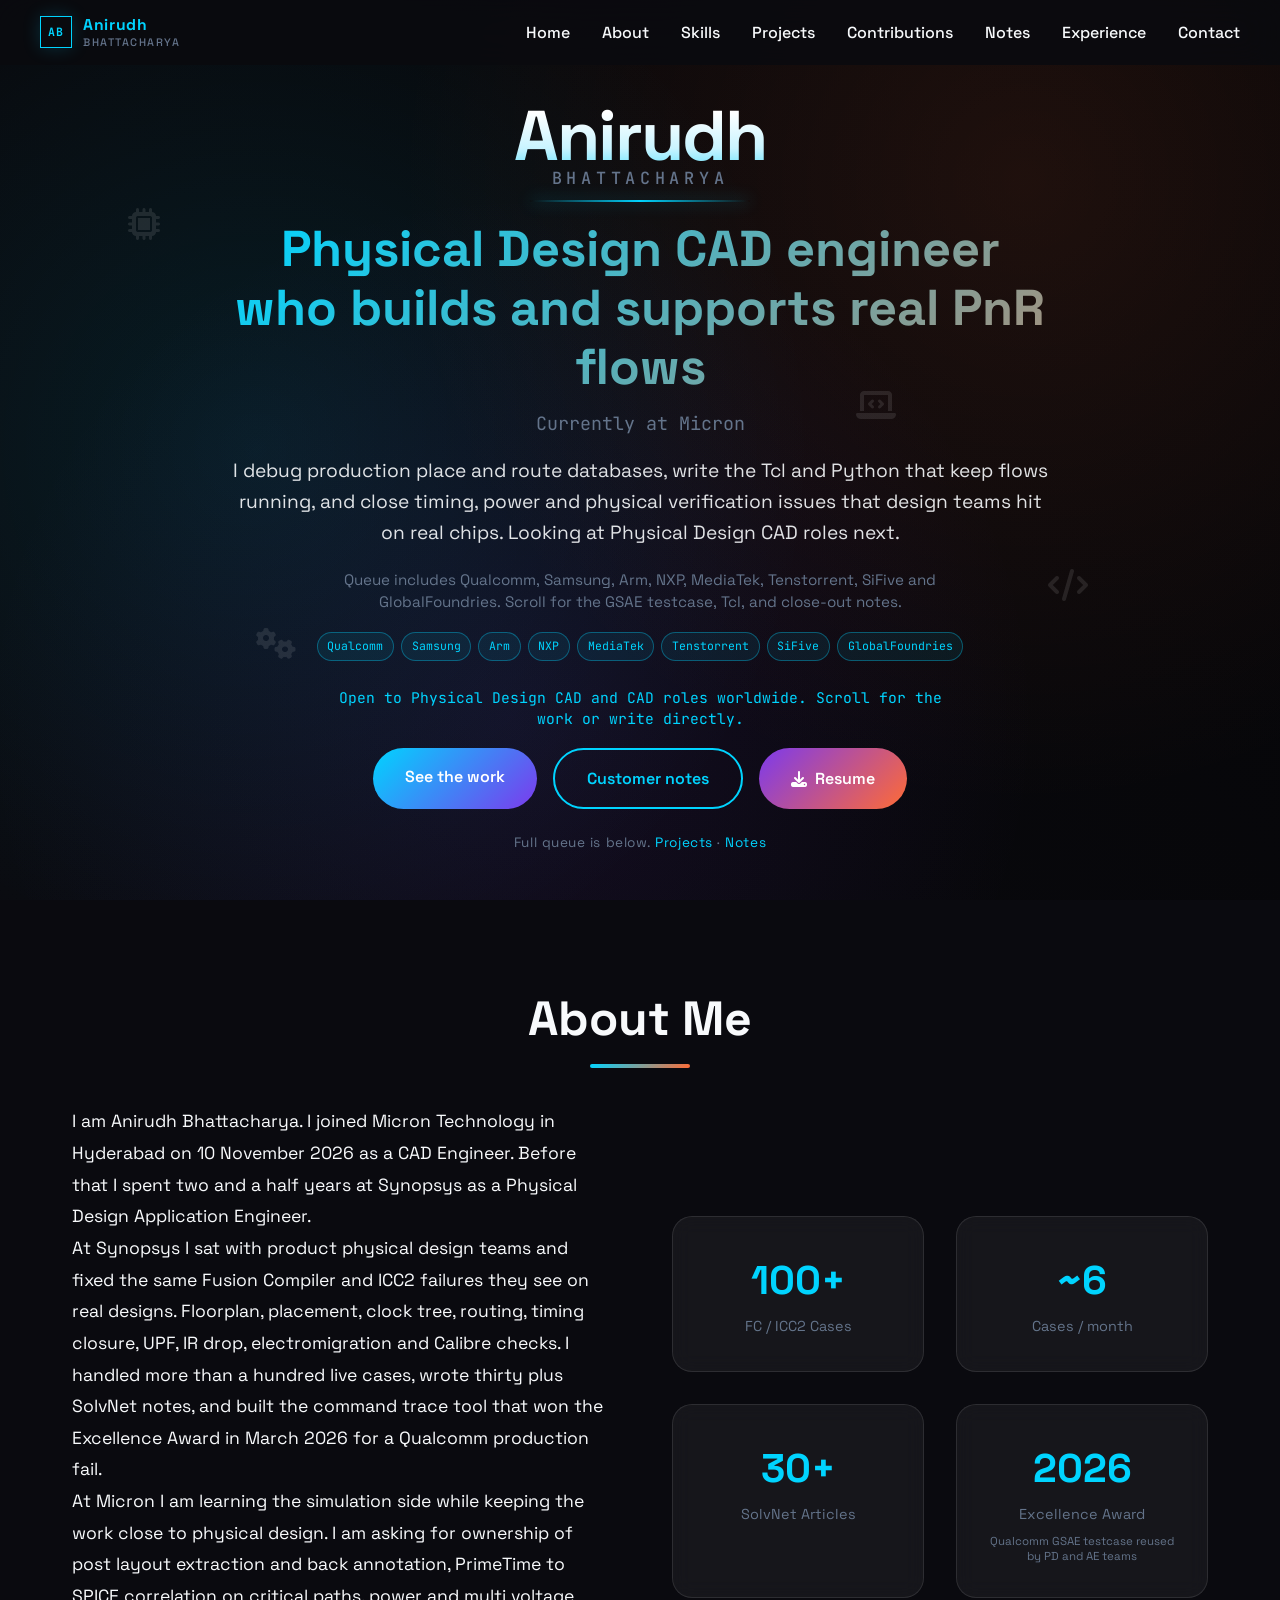
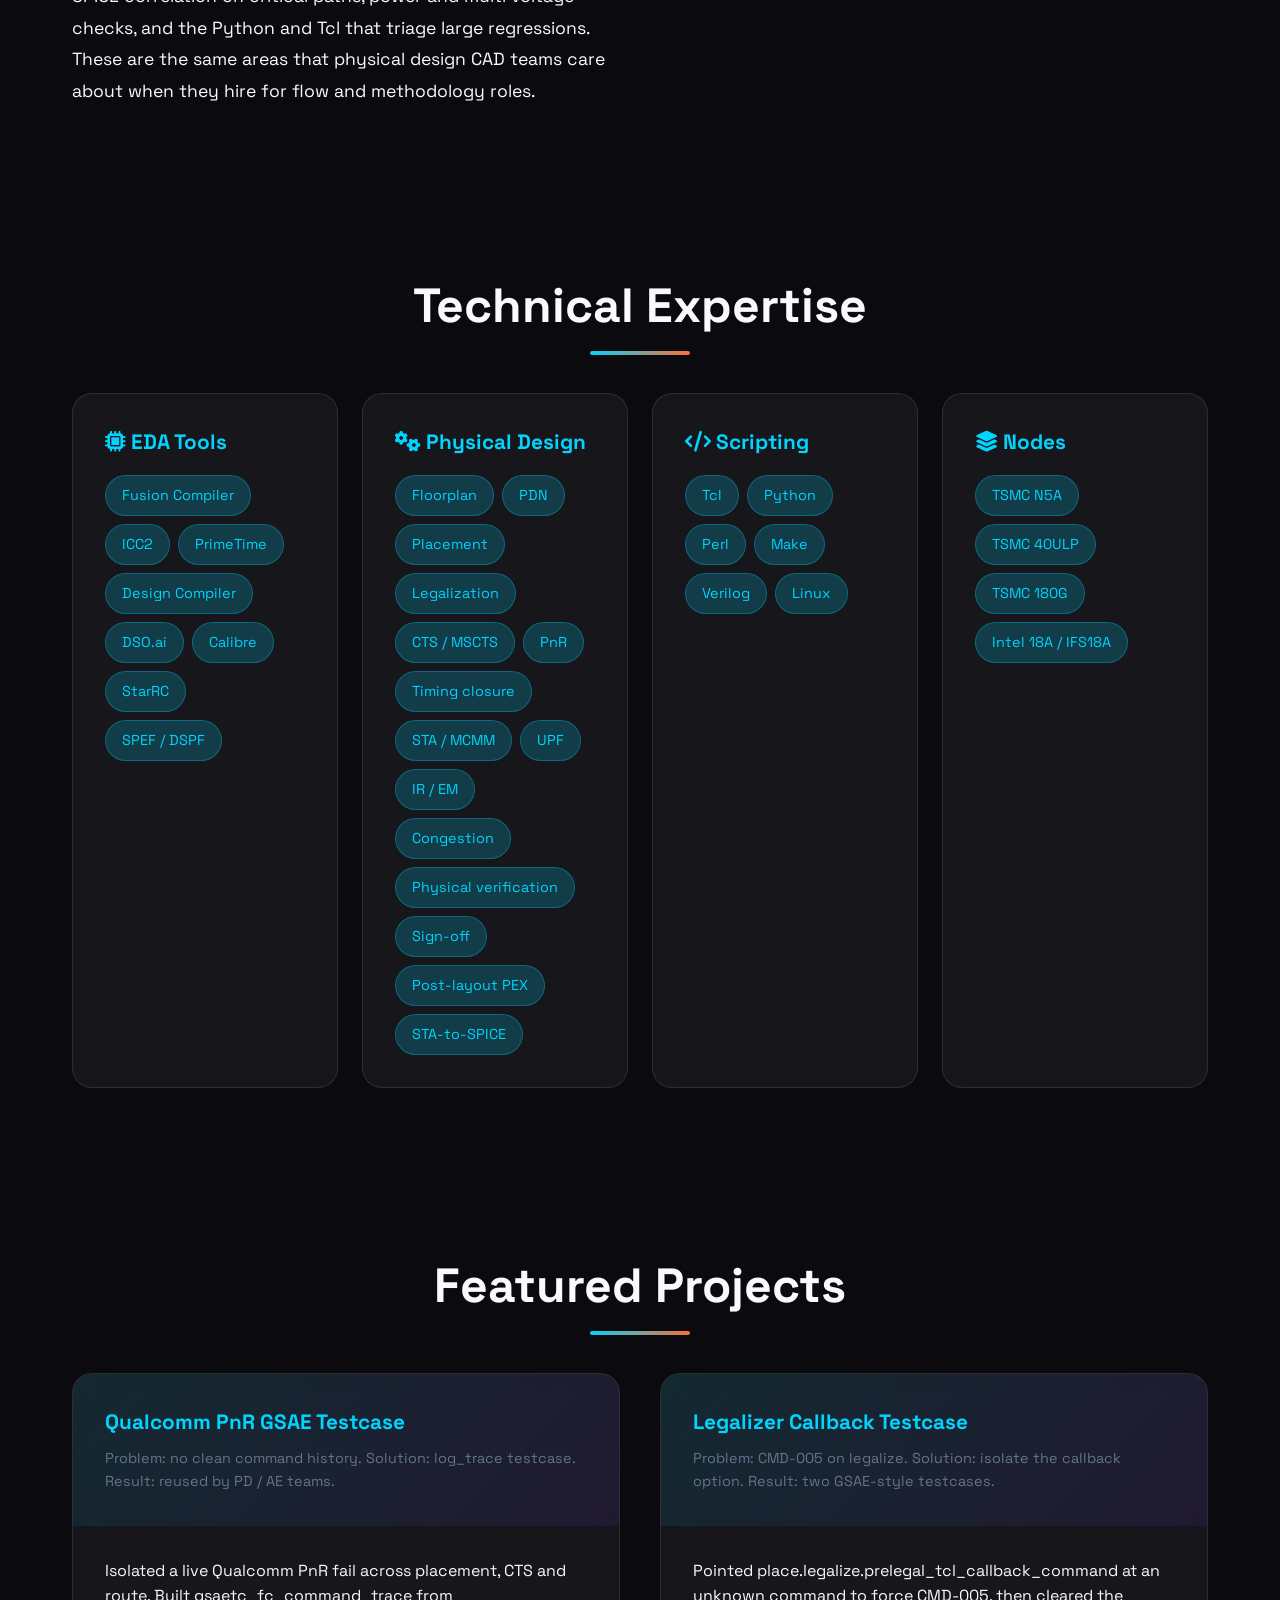
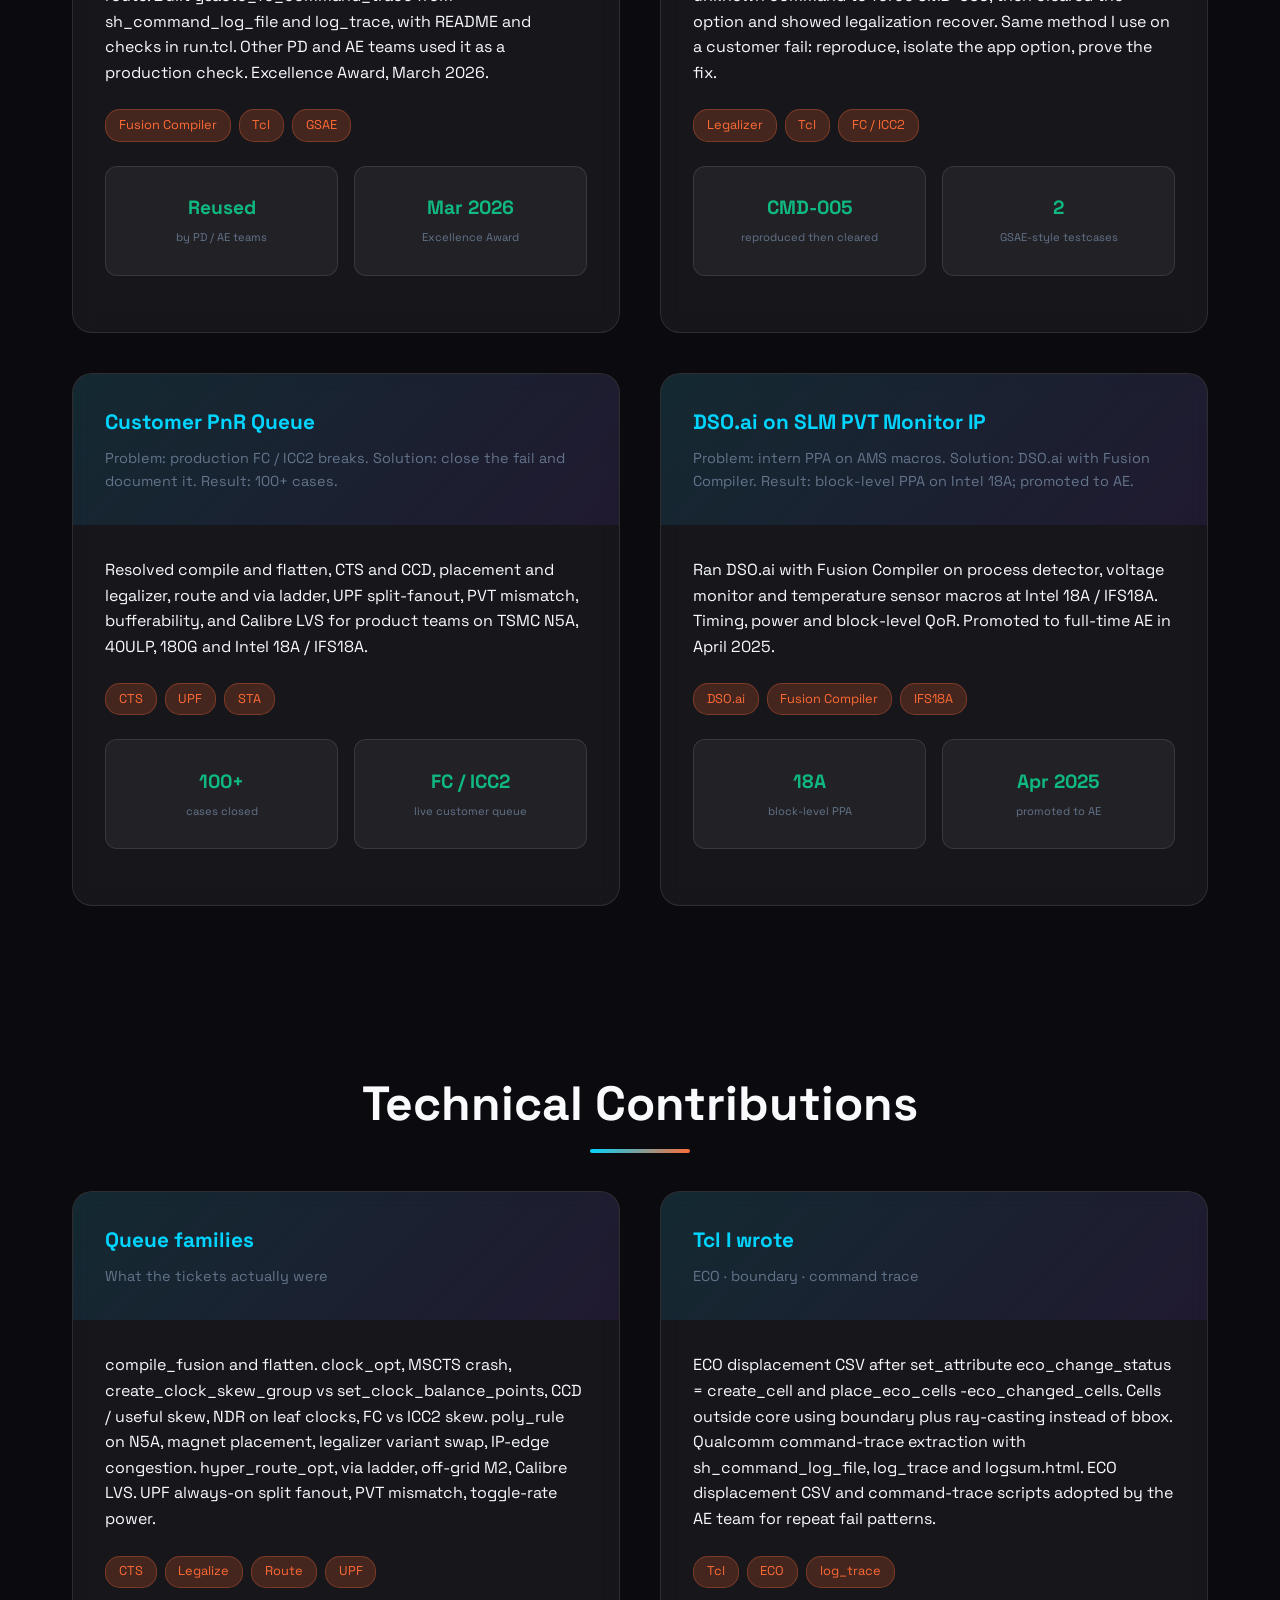
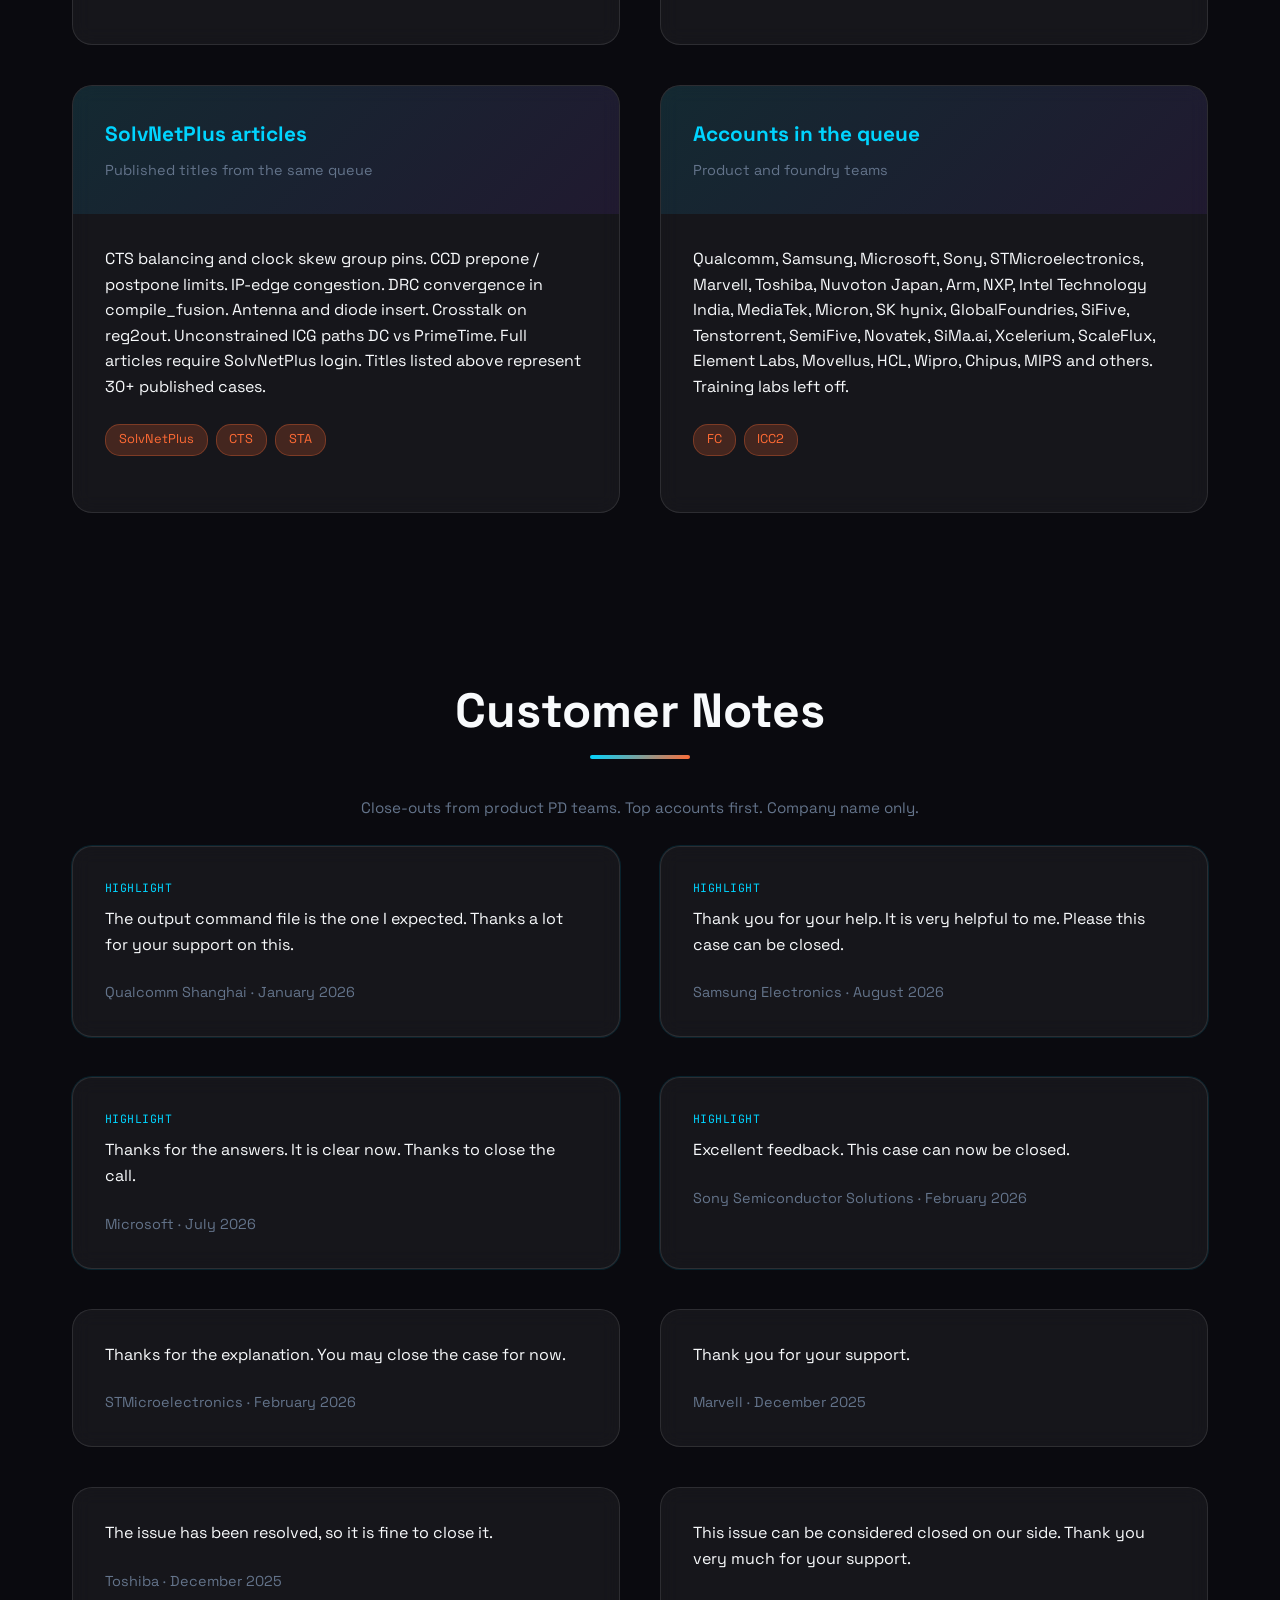
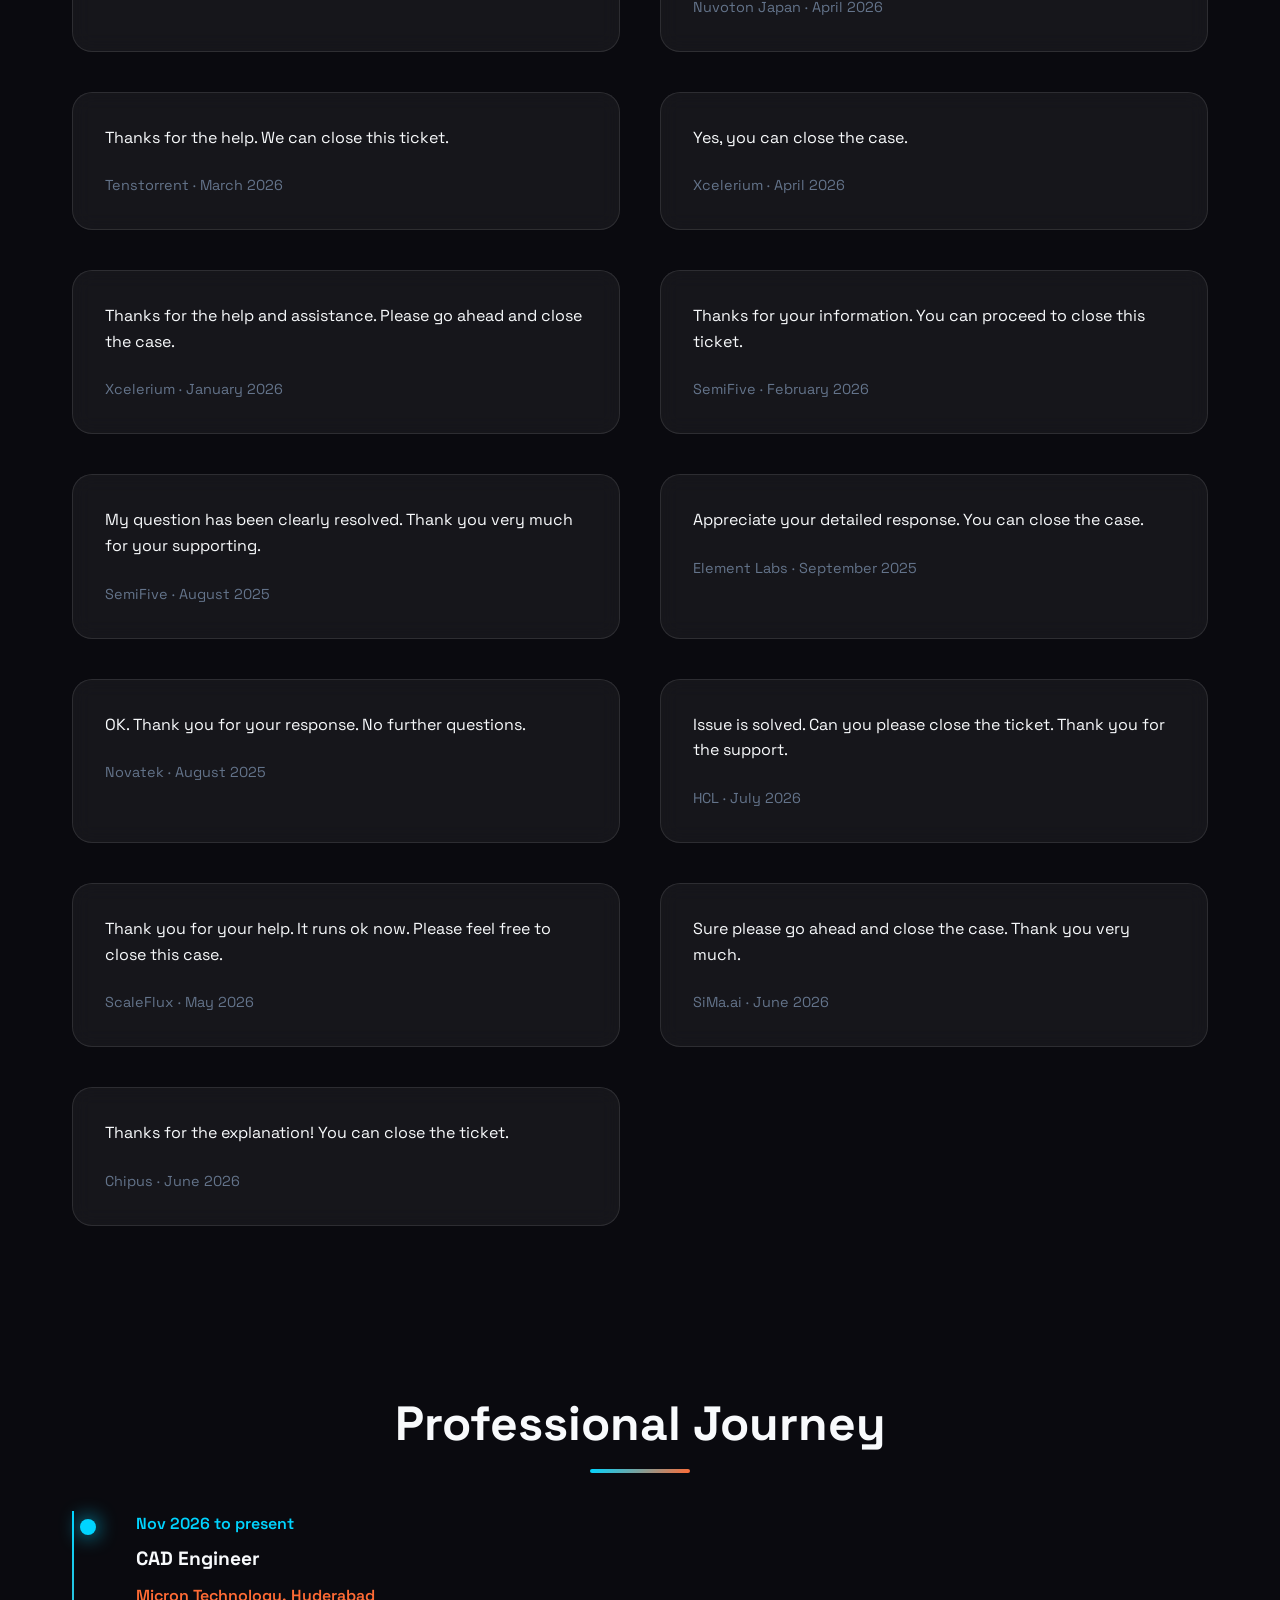
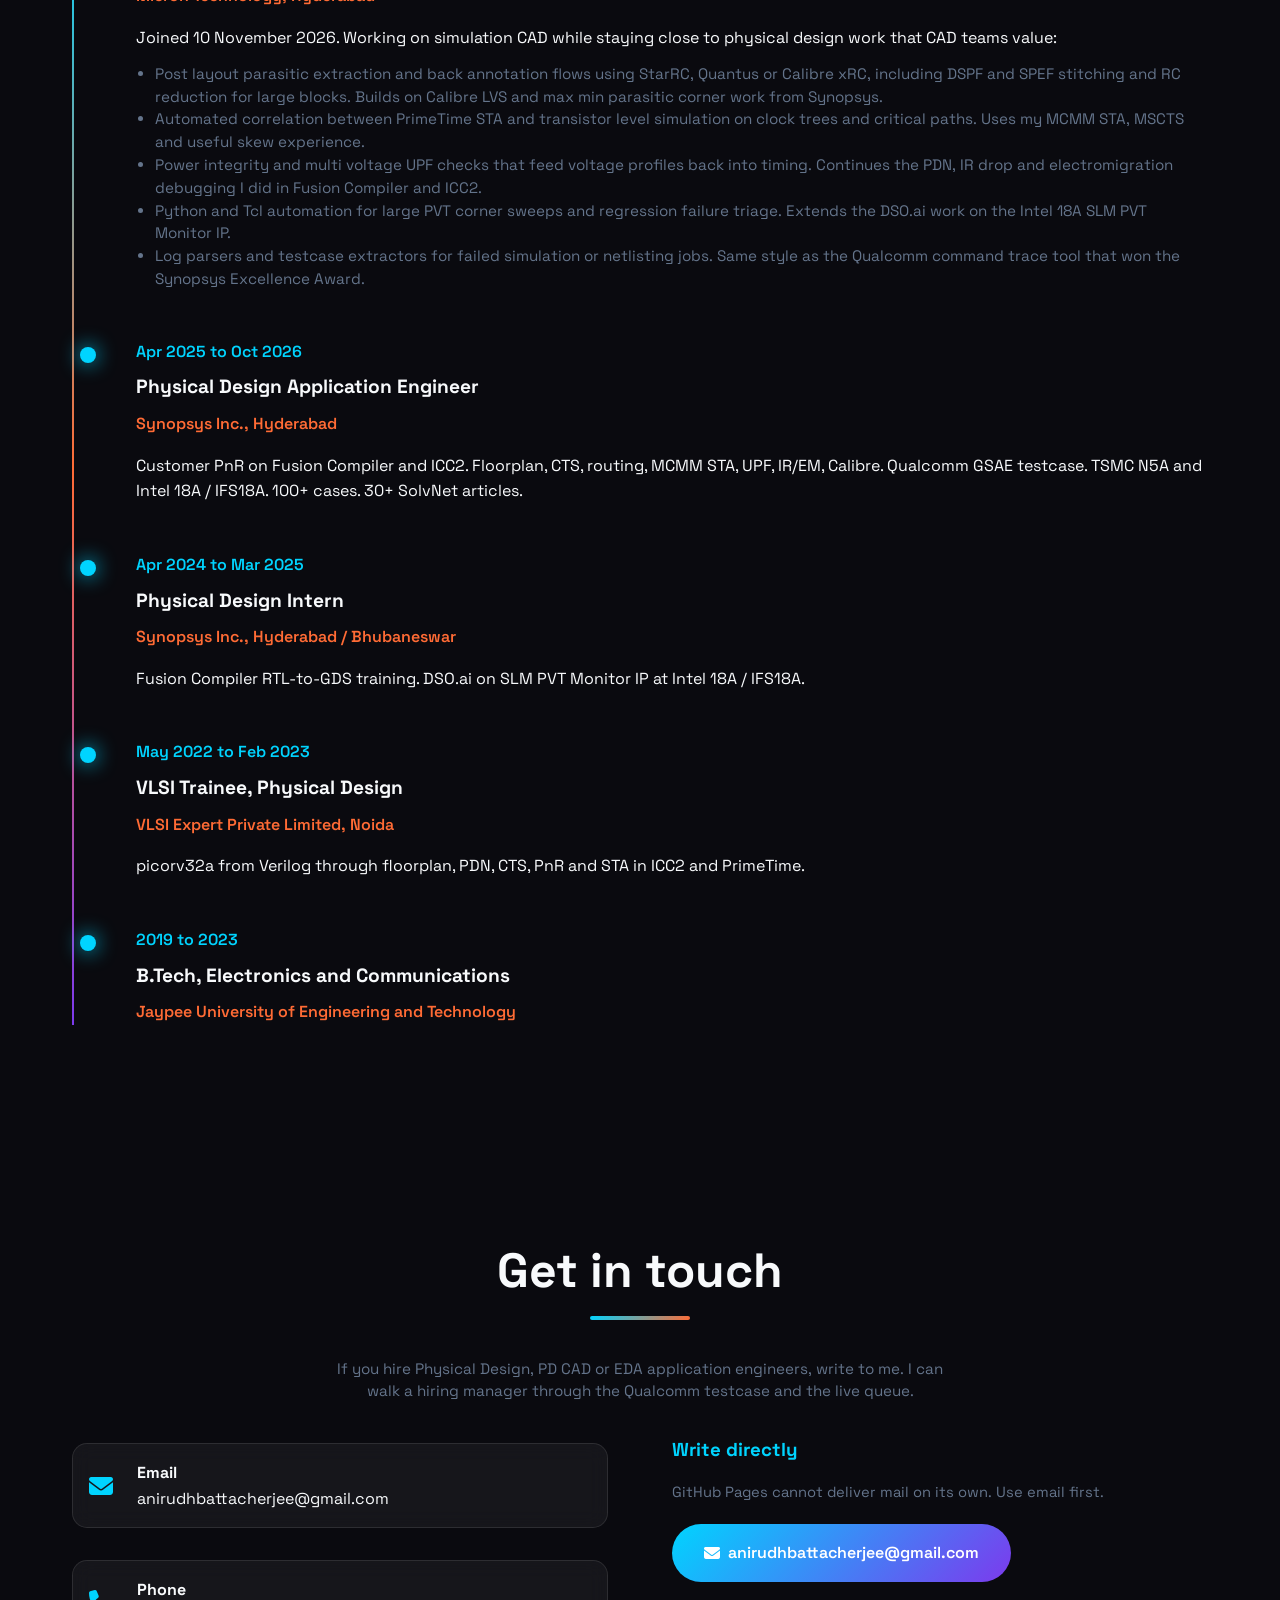
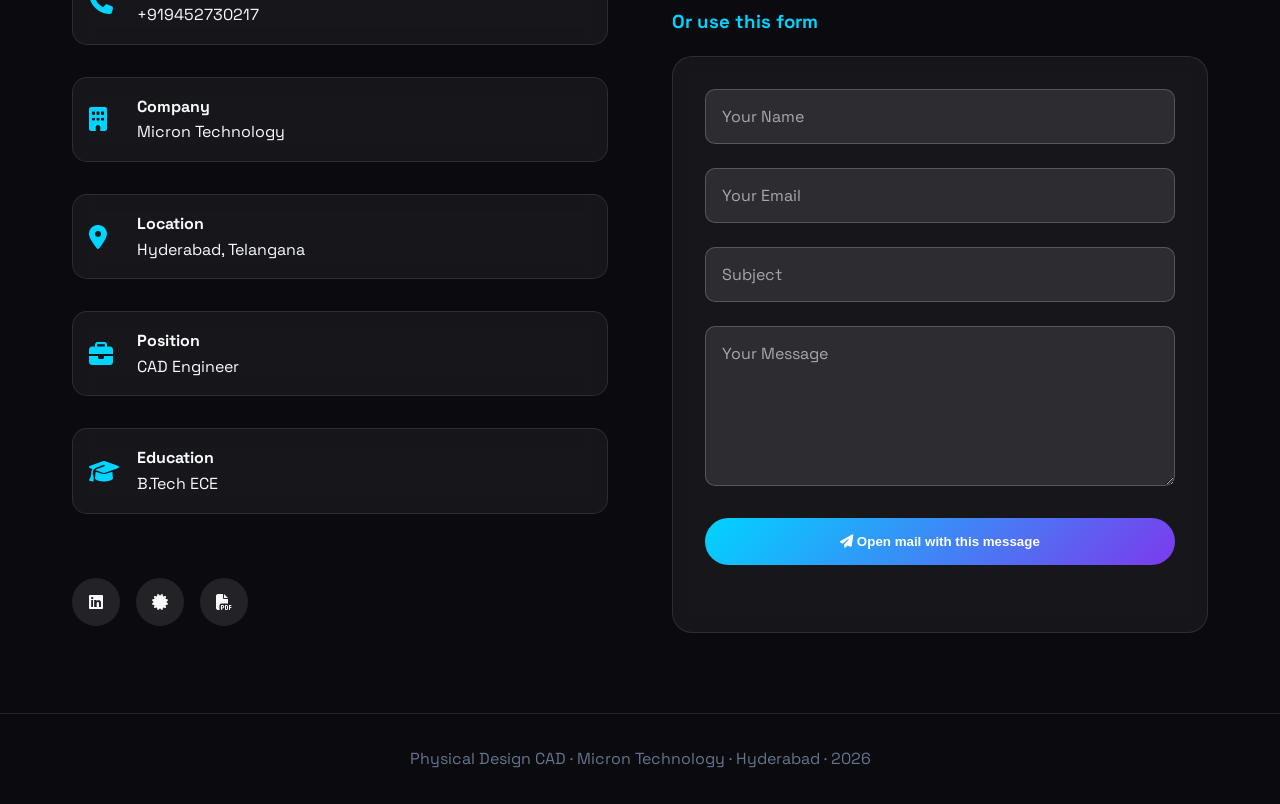
<file: index.html>
<!DOCTYPE html>
<html lang="en">
<head>
    <meta charset="UTF-8">
    <meta name="viewport" content="width=device-width, initial-scale=1.0">
    <title>Physical Design CAD | Anirudh Bhattacharya</title>
    <link href="https://fonts.googleapis.com/css2?family=JetBrains+Mono:wght@300;400;600;700&family=Space+Grotesk:wght@300;400;500;600;700&display=swap" rel="stylesheet">
    <link rel="stylesheet" href="https://cdnjs.cloudflare.com/ajax/libs/font-awesome/6.4.0/css/all.min.css">
    <style>

        :root {
            --primary: #00d4ff;
            --secondary: #ff6b35;
            --accent: #7c3aed;
            --dark: #0a0a0f;
            --darker: #050507;
            --light: #f8fafc;
            --gray: #64748b;
            --success: #10b981;
            --warning: #f59e0b;
        }

        * {
            margin: 0;
            padding: 0;
            box-sizing: border-box;
        }

        body {
            font-family: 'Space Grotesk', sans-serif;
            background: var(--dark);
            color: var(--light);
            overflow-x: hidden;
            line-height: 1.6;
        }

        /* Animated Background */
        .bg-animation {
            position: fixed;
            top: 0;
            left: 0;
            width: 100%;
            height: 100%;
            z-index: -1;
            background: linear-gradient(45deg, var(--dark), var(--darker));
        }

        .bg-animation::before {
            content: '';
            position: absolute;
            top: 0;
            left: 0;
            width: 100%;
            height: 100%;
            background-image: 
                radial-gradient(circle at 20% 50%, rgba(0, 212, 255, 0.1) 0%, transparent 50%),
                radial-gradient(circle at 80% 20%, rgba(255, 107, 53, 0.1) 0%, transparent 50%),
                radial-gradient(circle at 40% 80%, rgba(124, 58, 237, 0.1) 0%, transparent 50%);
            animation: float 20s ease-in-out infinite;
        }

        @keyframes float {
            0%, 100% { transform: translateY(0px) rotate(0deg); }
            33% { transform: translateY(-20px) rotate(1deg); }
            66% { transform: translateY(10px) rotate(-1deg); }
        }

        /* Navigation */
        nav {
            position: fixed;
            top: 0;
            width: 100%;
            padding: 1rem 2rem;
            background: rgba(10, 10, 15, 0.9);
            backdrop-filter: blur(20px);
            z-index: 1000;
            transition: all 0.3s ease;
        }

        nav.scrolled {
            background: rgba(10, 10, 15, 0.95);
            box-shadow: 0 4px 20px rgba(0, 0, 0, 0.3);
        }

        .nav-container {
            display: flex;
            justify-content: space-between;
            align-items: center;
            max-width: 1200px;
            margin: 0 auto;
        }

        .logo {
            display: inline-flex;
            align-items: center;
            gap: 0.7rem;
            font-family: 'JetBrains Mono', monospace;
            font-size: clamp(0.78rem, 2.4vw, 0.92rem);
            font-weight: 600;
            color: var(--light);
            text-decoration: none;
            letter-spacing: 0.04em;
            line-height: 1.2;
            max-width: min(78vw, 360px);
        }

        .logo-mark {
            display: inline-flex;
            align-items: center;
            justify-content: center;
            min-width: 2rem;
            height: 2rem;
            padding: 0 0.35rem;
            border: 1px solid var(--primary);
            color: var(--primary);
            font-size: 0.72rem;
            font-weight: 700;
            letter-spacing: 0.12em;
            box-shadow: 0 0 18px rgba(0, 212, 255, 0.18);
        }

        .logo-text {
            display: flex;
            flex-direction: column;
            gap: 0.05rem;
        }

        .logo-text .given {
            color: var(--primary);
            font-family: 'Space Grotesk', sans-serif;
            font-weight: 700;
            letter-spacing: 0.04em;
            font-size: 0.98rem;
            text-transform: none;
        }

        .logo-text .family {
            color: var(--gray);
            font-family: 'Space Grotesk', sans-serif;
            font-size: 0.68rem;
            font-weight: 500;
            letter-spacing: 0.14em;
            text-transform: uppercase;
        }

        .hero-nameplate {
            margin: 0 0 1.05rem;
        }

        .hero-name {
            display: flex;
            flex-direction: column;
            align-items: center;
            gap: 0.12rem;
            margin: 0;
            padding: 0 0.4rem;
            line-height: 0.92;
        }

        .hero-name .given,
        .hero-name .family {
            display: block;
            overflow-wrap: break-word;
            word-break: break-word;
        }

        .hero-name .given {
            font-family: 'Space Grotesk', sans-serif;
            font-size: clamp(2.35rem, 8.2vw, 4.4rem);
            font-weight: 700;
            letter-spacing: -0.03em;
            text-transform: none;
            color: var(--light);
            background: linear-gradient(180deg, #ffffff 12%, #c9f4ff 68%, var(--primary) 140%);
            -webkit-background-clip: text;
            -webkit-text-fill-color: transparent;
            background-clip: text;
        }

        .hero-name .family {
            font-family: 'JetBrains Mono', monospace;
            font-size: clamp(0.82rem, 2.3vw, 1.05rem);
            font-weight: 500;
            letter-spacing: 0.28em;
            text-transform: uppercase;
            color: var(--gray);
        }

        .name-rule {
            display: block;
            width: min(220px, 48vw);
            height: 2px;
            margin: 0.85rem auto 0;
            background: linear-gradient(90deg, transparent, var(--primary), transparent);
            box-shadow: 0 0 16px rgba(0, 212, 255, 0.45);
        }


        .nav-links {
            display: flex;
            list-style: none;
            gap: 2rem;
        }

        .nav-links a {
            color: var(--light);
            text-decoration: none;
            font-weight: 500;
            transition: all 0.3s ease;
            position: relative;
        }

        .nav-links a::after {
            content: '';
            position: absolute;
            bottom: -5px;
            left: 0;
            width: 0;
            height: 2px;
            background: var(--primary);
            transition: width 0.3s ease;
        }

        .nav-links a:hover::after {
            width: 100%;
        }

        /* Hero Section */
        .hero {
            min-height: 100vh;
            display: flex;
            align-items: center;
            justify-content: center;
            text-align: center;
            padding: 6.5rem 1.25rem 3rem;
            position: relative;
        }

        .hero-content {
            max-width: 820px;
            width: 100%;
            z-index: 2;
        }

        .hero-title {
            font-size: clamp(1.55rem, 5.2vw, 3.15rem);
            font-weight: 700;
            line-height: 1.18;
            margin-bottom: 0.85rem;
            padding: 0 0.25rem;
            overflow-wrap: anywhere;
            word-break: break-word;
            background: linear-gradient(135deg, var(--primary), var(--secondary), var(--accent));
            background-size: 300% 300%;
            -webkit-background-clip: text;
            -webkit-text-fill-color: transparent;
            background-clip: text;
            animation: gradientShift 4s ease-in-out infinite;
        }

        @keyframes gradientShift {
            0%, 100% { background-position: 0% 50%; }
            50% { background-position: 100% 50%; }
        }

        .hero-subtitle {
            font-size: clamp(0.92rem, 2.6vw, 1.15rem);
            color: var(--gray);
            margin-bottom: 1.2rem;
            font-family: 'JetBrains Mono', monospace;
            line-height: 1.45;
            padding: 0 0.4rem;
        }

        .note-featured {
            border: 1px solid rgba(0, 212, 255, 0.45);
            box-shadow: 0 0 0 1px rgba(0, 212, 255, 0.12);
        }

        .note-kicker {
            font-family: 'JetBrains Mono', monospace;
            font-size: 0.72rem;
            color: var(--primary);
            letter-spacing: 0.04em;
            text-transform: uppercase;
            margin-bottom: 0.55rem;
        }

        .hero-description {
            font-size: 1.2rem;
            margin-bottom: 1.25rem;
            opacity: 0.9;
        }

        .hero-hint {
            font-size: 0.95rem;
            color: var(--gray);
            margin: 0 auto 1.1rem;
            max-width: 640px;
            line-height: 1.5;
        }

        .hero-pills {
            display: flex;
            flex-wrap: wrap;
            justify-content: center;
            gap: 0.45rem;
            margin-bottom: 1.6rem;
        }

        .hero-pills span {
            font-family: 'JetBrains Mono', monospace;
            font-size: 0.72rem;
            color: var(--primary);
            border: 1px solid rgba(0, 212, 255, 0.35);
            background: rgba(0, 212, 255, 0.08);
            padding: 0.28rem 0.6rem;
            border-radius: 999px;
        }

        .scroll-hint {
            margin-top: 1.4rem;
            font-size: 0.85rem;
            color: var(--gray);
            letter-spacing: 0.04em;
        }

        .scroll-hint a {
            color: var(--primary);
            text-decoration: none;
        }

        .cta-buttons {
            display: flex;
            gap: 1rem;
            justify-content: center;
            flex-wrap: wrap;
        }

        .btn {
            padding: 1rem 2rem;
            border: none;
            border-radius: 50px;
            font-weight: 600;
            text-decoration: none;
            transition: all 0.3s ease;
            position: relative;
            overflow: hidden;
            cursor: pointer;
        }

        .btn-primary {
            background: linear-gradient(135deg, var(--primary), var(--accent));
            color: white;
        }

        .btn-secondary {
            background: transparent;
            color: var(--primary);
            border: 2px solid var(--primary);
        }

        .btn-accent {
            background: linear-gradient(135deg, var(--accent), var(--secondary));
            color: white;
            border: none;
            display: flex;
            align-items: center;
            gap: 0.5rem;
        }

        .btn::before {
            content: '';
            position: absolute;
            top: 0;
            left: -100%;
            width: 100%;
            height: 100%;
            background: linear-gradient(90deg, transparent, rgba(255,255,255,0.2), transparent);
            transition: left 0.5s;
        }

        .btn:hover::before {
            left: 100%;
        }

        .btn:hover {
            transform: translateY(-2px);
            box-shadow: 0 10px 30px rgba(0, 212, 255, 0.3);
        }

        /* Floating Elements */
        .floating-elements {
            position: absolute;
            width: 100%;
            height: 100%;
            pointer-events: none;
        }

        .floating-icon {
            position: absolute;
            font-size: 2rem;
            opacity: 0.1;
            animation: floatIcon 15s linear infinite;
        }

        .floating-icon:nth-child(1) { top: 20%; left: 10%; animation-delay: 0s; }
        .floating-icon:nth-child(2) { top: 60%; right: 15%; animation-delay: 5s; }
        .floating-icon:nth-child(3) { bottom: 30%; left: 20%; animation-delay: 10s; }
        .floating-icon:nth-child(4) { top: 40%; right: 30%; animation-delay: 7s; }

        @keyframes floatIcon {
            0% { transform: translateY(0px) rotate(0deg); opacity: 0.1; }
            50% { transform: translateY(-20px) rotate(180deg); opacity: 0.3; }
            100% { transform: translateY(0px) rotate(360deg); opacity: 0.1; }
        }

        /* Sections */
        .section {
            padding: 5rem 2rem;
            max-width: 1200px;
            margin: 0 auto;
        }

        .section-title {
            font-size: 3rem;
            text-align: center;
            margin-bottom: 3rem;
            position: relative;
        }

        .section-title::after {
            content: '';
            position: absolute;
            bottom: -10px;
            left: 50%;
            transform: translateX(-50%);
            width: 100px;
            height: 4px;
            background: linear-gradient(135deg, var(--primary), var(--secondary));
            border-radius: 2px;
        }

        /* About Section */
        .about-grid {
            display: grid;
            grid-template-columns: 1fr 1fr;
            gap: 4rem;
            align-items: center;
        }

        .about-text {
            font-size: 1.1rem;
            line-height: 1.8;
        }

        .about-stats {
            display: grid;
            grid-template-columns: repeat(2, 1fr);
            gap: 2rem;
        }

        .stat-card {
            background: rgba(255, 255, 255, 0.05);
            padding: 2rem;
            border-radius: 20px;
            text-align: center;
            backdrop-filter: blur(10px);
            border: 1px solid rgba(255, 255, 255, 0.1);
            transition: all 0.3s ease;
        }

        .stat-card:hover {
            transform: translateY(-10px);
            background: rgba(255, 255, 255, 0.1);
        }

        .stat-number {
            font-size: 2.5rem;
            font-weight: 700;
            color: var(--primary);
            display: block;
        }

        .stat-label {
            color: var(--gray);
            font-size: 0.9rem;
            margin-top: 0.5rem;
        }

        .stat-caption {
            display: block;
            color: var(--gray);
            font-size: 0.72rem;
            line-height: 1.35;
            margin-top: 0.45rem;
        }

        .hero-target {
            font-family: 'JetBrains Mono', monospace;
            font-size: clamp(0.78rem, 2.1vw, 0.92rem);
            color: var(--primary);
            margin: 0 auto 1.15rem;
            max-width: 640px;
            line-height: 1.45;
        }

        /* Skills Section */
        .skills-grid {
            display: grid;
            grid-template-columns: repeat(4, 1fr);
            gap: 1.5rem;
        }

        .skill-category {
            background: rgba(255, 255, 255, 0.05);
            padding: 2rem;
            border-radius: 20px;
            backdrop-filter: blur(10px);
            border: 1px solid rgba(255, 255, 255, 0.1);
        }

        .skill-category h3 {
            color: var(--primary);
            margin-bottom: 1rem;
            font-size: 1.3rem;
        }

        .skill-tags {
            display: flex;
            flex-wrap: wrap;
            gap: 0.5rem;
        }

        .skill-tag {
            background: rgba(0, 212, 255, 0.2);
            color: var(--primary);
            padding: 0.5rem 1rem;
            border-radius: 25px;
            font-size: 0.9rem;
            border: 1px solid rgba(0, 212, 255, 0.3);
        }

        /* Projects Section */
        .projects-grid {
            display: grid;
            grid-template-columns: repeat(2, 1fr);
            gap: 2.5rem;
        }

        .project-card {
            background: rgba(255, 255, 255, 0.05);
            border-radius: 20px;
            overflow: hidden;
            backdrop-filter: blur(10px);
            border: 1px solid rgba(255, 255, 255, 0.1);
            transition: all 0.3s ease;
            position: relative;
        }

        .project-card:hover {
            transform: translateY(-10px);
            box-shadow: 0 20px 40px rgba(0, 0, 0, 0.3);
        }

        .project-header {
            padding: 2rem;
            background: linear-gradient(135deg, rgba(0, 212, 255, 0.1), rgba(124, 58, 237, 0.1));
        }

        .project-title {
            font-size: 1.3rem;
            margin-bottom: 0.5rem;
            color: var(--primary);
        }

        .project-subtitle {
            color: var(--gray);
            font-size: 0.9rem;
        }

        .project-content {
            padding: 2rem;
        }

        .project-description {
            margin-bottom: 1.5rem;
            line-height: 1.6;
        }

        .project-tech {
            display: flex;
            flex-wrap: wrap;
            gap: 0.5rem;
            margin-bottom: 1.5rem;
        }

        .tech-tag {
            background: rgba(255, 107, 53, 0.2);
            color: var(--secondary);
            padding: 0.3rem 0.8rem;
            border-radius: 15px;
            font-size: 0.8rem;
            border: 1px solid rgba(255, 107, 53, 0.3);
        }

        .project-metrics {
            display: flex;
            justify-content: space-between;
            gap: 1rem;
            margin-bottom: 1.5rem;
            flex-wrap: wrap;
        }

        .metric {
            text-align: center;
            padding: 1rem 0.8rem;
            min-height: 110px;
            min-width: 120px;
            flex: 1;
            display: flex;
            flex-direction: column;
            justify-content: center;
            align-items: center;
            background: rgba(255, 255, 255, 0.05);
            border-radius: 12px;
            border: 1px solid rgba(255, 255, 255, 0.1);
            box-sizing: border-box;
        }

        .metric-value {
            font-size: 1.2rem;
            font-weight: 700;
            color: var(--success);
            display: block;
            margin-bottom: 0.8rem;
            line-height: 1.1;
            text-align: center;
            white-space: nowrap;
        }

        .metric-label {
            font-size: 0.7rem;
            color: var(--gray);
            line-height: 1.1;
            text-align: center;
            white-space: nowrap;
            max-width: 100%;
            overflow: hidden;
            text-overflow: ellipsis;
        }

        /* Timeline */
        .timeline {
            position: relative;
            padding-left: 2rem;
        }

        .timeline::before {
            content: '';
            position: absolute;
            left: 0;
            top: 0;
            bottom: 0;
            width: 2px;
            background: linear-gradient(to bottom, var(--primary), var(--secondary), var(--accent));
        }

        .timeline-item {
            position: relative;
            margin-bottom: 3rem;
            padding-left: 2rem;
        }

        .timeline-item::before {
            content: '';
            position: absolute;
            left: -1.5rem;
            top: 0.5rem;
            width: 1rem;
            height: 1rem;
            background: var(--primary);
            border-radius: 50%;
            box-shadow: 0 0 20px var(--primary);
        }

        .timeline-date {
            color: var(--primary);
            font-weight: 600;
            margin-bottom: 0.5rem;
        }

        .timeline-title {
            font-size: 1.2rem;
            margin-bottom: 0.5rem;
        }

        .timeline-company {
            color: var(--secondary);
            font-weight: 600;
            margin-bottom: 1rem;
        }

        /* Contact Section */
        .contact-grid {
            display: grid;
            grid-template-columns: 1fr 1fr;
            gap: 4rem;
            align-items: center;
        }

        .contact-info {
            display: flex;
            flex-direction: column;
            gap: 2rem;
        }

        .contact-item {
            display: flex;
            align-items: center;
            gap: 1rem;
            padding: 1rem;
            background: rgba(255, 255, 255, 0.05);
            border-radius: 15px;
            backdrop-filter: blur(10px);
            border: 1px solid rgba(255, 255, 255, 0.1);
            transition: all 0.3s ease;
        }

        .contact-item:hover {
            background: rgba(255, 255, 255, 0.1);
            transform: translateX(10px);
        }

        .contact-icon {
            font-size: 1.5rem;
            color: var(--primary);
            width: 2rem;
        }

        .social-links {
            display: flex;
            gap: 1rem;
            margin-top: 2rem;
        }

        .social-link {
            display: flex;
            align-items: center;
            justify-content: center;
            width: 3rem;
            height: 3rem;
            background: rgba(255, 255, 255, 0.1);
            border-radius: 50%;
            color: var(--light);
            text-decoration: none;
            transition: all 0.3s ease;
        }

        .social-link:hover {
            background: var(--primary);
            transform: translateY(-5px);
            box-shadow: 0 10px 20px rgba(0, 212, 255, 0.3);
        }

        /* Responsive Design */
        @media (max-width: 1024px) {
            .projects-grid {
                grid-template-columns: 1fr;
                gap: 2rem;
            }

            .skills-grid {
                grid-template-columns: repeat(2, 1fr);
                gap: 1.5rem;
            }
        }

        @media (max-width: 768px) {
            .nav-links {
                display: none;
            }

            .about-grid,
            .contact-grid {
                grid-template-columns: 1fr;
                gap: 2rem;
            }

            .hero-title {
                font-size: 1.55rem;
                line-height: 1.2;
            }

            .logo {
                max-width: 78vw;
            }

            .logo-mark {
                min-width: 1.75rem;
                height: 1.75rem;
                font-size: 0.62rem;
            }

            .hero-name .given {
                font-size: clamp(2.1rem, 12vw, 3.1rem);
                letter-spacing: -0.03em;
            }

            .hero-name .family {
                font-size: 0.78rem;
                letter-spacing: 0.2em;
            }

            .hero {
                padding-top: 5.5rem;
            }

            .section {
                padding: 3rem 1rem;
            }

            .about-stats {
                grid-template-columns: 1fr;
            }

            .skills-grid {
                grid-template-columns: 1fr;
                gap: 1.5rem;
            }

            .project-metrics {
                flex-direction: column;
                align-items: center;
            }

            .metric {
                min-width: 200px;
                max-width: 250px;
            }
        }

        @media (max-width: 480px) {
            .project-metrics {
                gap: 0.5rem;
            }

            .metric {
                min-width: 100px;
                padding: 0.8rem 0.5rem;
                min-height: 90px;
            }

            .metric-value {
                font-size: 1rem;
            }

            .metric-label {
                font-size: 0.65rem;
            }
        }

        /* Scroll Animations */
        .fade-in {
            opacity: 0;
            transform: translateY(30px);
            transition: all 0.6s ease;
        }

        .fade-in.visible {
            opacity: 1;
            transform: translateY(0);
        }

        /* Custom Scrollbar */
        ::-webkit-scrollbar {
            width: 8px;
        }

        ::-webkit-scrollbar-track {
            background: var(--dark);
        }

        ::-webkit-scrollbar-thumb {
            background: linear-gradient(to bottom, var(--primary), var(--secondary));
            border-radius: 4px;
        }

        ::-webkit-scrollbar-thumb:hover {
            background: linear-gradient(to bottom, var(--secondary), var(--accent));
        }

        /* Contact Form Styles */
        #contactForm input,
        #contactForm textarea {
            transition: all 0.3s ease;
        }

        #contactForm input:focus,
        #contactForm textarea:focus {
            outline: none;
            border-color: var(--primary);
            background: rgba(255, 255, 255, 0.15);
            box-shadow: 0 0 20px rgba(0, 212, 255, 0.2);
        }

        #contactForm input::placeholder,
        #contactForm textarea::placeholder {
            color: rgba(248, 250, 252, 0.6);
        }

        #contactForm button:hover {
            background: linear-gradient(135deg, var(--secondary), var(--primary));
            transform: translateY(-2px);
            box-shadow: 0 10px 30px rgba(0, 212, 255, 0.4);
        }
    
    </style>
</head>
<body>
    <div class="bg-animation"></div>
    <nav id="navbar">
        <div class="nav-container">
            <a href="#home" class="logo" aria-label="Anirudh Bhattacharya">
                <span class="logo-mark">AB</span>
                <span class="logo-text">
                    <span class="given">Anirudh</span>
                    <span class="family">Bhattacharya</span>
                </span>
            </a>
            <ul class="nav-links">
                <li><a href="#home">Home</a></li>
                <li><a href="#about">About</a></li>
                <li><a href="#skills">Skills</a></li>
                <li><a href="#projects">Projects</a></li>
                <li><a href="#contributions">Contributions</a></li>
                <li><a href="#publications">Notes</a></li>
                <li><a href="#experience">Experience</a></li>
                <li><a href="#contact">Contact</a></li>
            </ul>
        </div>
    </nav>
    <section id="home" class="hero">
        <div class="floating-elements">
            <i class="fas fa-microchip floating-icon"></i>
            <i class="fas fa-code floating-icon"></i>
            <i class="fas fa-cogs floating-icon"></i>
            <i class="fas fa-laptop-code floating-icon"></i>
        </div>
        <div class="hero-content">
            <div class="hero-nameplate">
                <p class="hero-name" aria-label="Anirudh Bhattacharya">
                    <span class="given">Anirudh</span>
                    <span class="family">Bhattacharya</span>
                </p>
                <span class="name-rule"></span>
            </div>
            <h1 class="hero-title">Physical Design CAD engineer who builds and supports real PnR flows</h1>
            <p class="hero-subtitle">Currently at Micron Technology, Hyderabad. Earlier Physical Design Application Engineer at Synopsys working on Fusion Compiler and ICC2.</p>
            <p class="hero-description">
                I debug production place and route databases, write the Tcl and Python that keep flows running, and close timing, power and physical verification issues that design teams hit on real chips. Looking at Physical Design CAD roles next.
            </p>
            <p class="hero-hint">Queue includes Qualcomm, Samsung, Arm, NXP, MediaTek, Tenstorrent, SiFive and GlobalFoundries. Scroll for the GSAE testcase, Tcl, and close-out notes.</p>
            <div class="hero-pills">
                <span>Qualcomm</span>
                <span>Samsung</span>
                <span>Arm</span>
                <span>NXP</span>
                <span>MediaTek</span>
                <span>Tenstorrent</span>
                <span>SiFive</span>
                <span>GlobalFoundries</span>
            </div>
            <p class="hero-target">Open to Physical Design CAD and CAD roles worldwide. Scroll for the work or write directly.</p>
            <div class="cta-buttons">
                <a href="#projects" class="btn btn-primary">See the work</a>
                <a href="#publications" class="btn btn-secondary">Customer notes</a>
                <a id="downloadResumeBtn" class="btn btn-accent" href="Anirudh_Bhattacharya_Resume_PD.pdf" download="Anirudh_Bhattacharya_Resume_PD.pdf" target="_blank" rel="noopener">
                    <i class="fas fa-download"></i> Resume
                </a>
            </div>
            <p class="scroll-hint">Full queue is below. <a href="#projects">Projects</a> · <a href="#publications">Notes</a></p>
        </div>
    </section>
    <section id="about" class="section">
        <h2 class="section-title fade-in">About Me</h2>
        <div class="about-grid">
            <div class="about-text fade-in">
                <p>I am Anirudh Bhattacharya. I joined Micron Technology in Hyderabad on 10 November 2026 as a CAD Engineer. Before that I spent two and a half years at Synopsys as a Physical Design Application Engineer.</p>
                <p>At Synopsys I sat with product physical design teams and fixed the same Fusion Compiler and ICC2 failures they see on real designs. Floorplan, placement, clock tree, routing, timing closure, UPF, IR drop, electromigration and Calibre checks. I handled more than a hundred live cases, wrote thirty plus SolvNet notes, and built the command trace tool that won the Excellence Award in March 2026 for a Qualcomm production fail.</p>
                <p>At Micron I am learning the simulation side while keeping the work close to physical design. I am asking for ownership of post layout extraction and back annotation, PrimeTime to SPICE correlation on critical paths, power and multi voltage checks, and the Python and Tcl that triage large regressions. These are the same areas that physical design CAD teams care about when they hire for flow and methodology roles.</p>
            </div>
            <div class="about-stats fade-in">
                <div class="stat-card"><span class="stat-number">100+</span><span class="stat-label">FC / ICC2 Cases</span></div>
                <div class="stat-card"><span class="stat-number">~6</span><span class="stat-label">Cases / month</span></div>
                <div class="stat-card"><span class="stat-number">30+</span><span class="stat-label">SolvNet Articles</span></div>
                <div class="stat-card"><span class="stat-number">2026</span><span class="stat-label">Excellence Award</span><span class="stat-caption">Qualcomm GSAE testcase reused by PD and AE teams</span></div>
            </div>
        </div>
    </section>
    <section id="skills" class="section">
        <h2 class="section-title fade-in">Technical Expertise</h2>
        <div class="skills-grid">
            <div class="skill-category fade-in"><h3><i class="fas fa-microchip"></i> EDA Tools</h3><div class="skill-tags"><span class="skill-tag">Fusion Compiler</span><span class="skill-tag">ICC2</span><span class="skill-tag">PrimeTime</span><span class="skill-tag">Design Compiler</span><span class="skill-tag">DSO.ai</span><span class="skill-tag">Calibre</span><span class="skill-tag">StarRC</span><span class="skill-tag">SPEF / DSPF</span></div></div>
            <div class="skill-category fade-in"><h3><i class="fas fa-cogs"></i> Physical Design</h3><div class="skill-tags"><span class="skill-tag">Floorplan</span><span class="skill-tag">PDN</span><span class="skill-tag">Placement</span><span class="skill-tag">Legalization</span><span class="skill-tag">CTS / MSCTS</span><span class="skill-tag">PnR</span><span class="skill-tag">Timing closure</span><span class="skill-tag">STA / MCMM</span><span class="skill-tag">UPF</span><span class="skill-tag">IR / EM</span><span class="skill-tag">Congestion</span><span class="skill-tag">Physical verification</span><span class="skill-tag">Sign-off</span><span class="skill-tag">Post-layout PEX</span><span class="skill-tag">STA-to-SPICE</span></div></div>
            <div class="skill-category fade-in"><h3><i class="fas fa-code"></i> Scripting</h3><div class="skill-tags"><span class="skill-tag">Tcl</span><span class="skill-tag">Python</span><span class="skill-tag">Perl</span><span class="skill-tag">Make</span><span class="skill-tag">Verilog</span><span class="skill-tag">Linux</span></div></div>
            <div class="skill-category fade-in"><h3><i class="fas fa-layer-group"></i> Nodes</h3><div class="skill-tags"><span class="skill-tag">TSMC N5A</span><span class="skill-tag">TSMC 40ULP</span><span class="skill-tag">TSMC 180G</span><span class="skill-tag">Intel 18A / IFS18A</span></div></div>
        </div>
    </section>
    <section id="projects" class="section">
        <h2 class="section-title fade-in">Featured Projects</h2>
        <div class="projects-grid">
            <div class="project-card fade-in"><div class="project-header"><h3 class="project-title">Qualcomm PnR GSAE Testcase</h3><p class="project-subtitle">Problem: no clean command history. Solution: log_trace testcase. Result: reused by PD / AE teams.</p></div><div class="project-content"><p class="project-description">Isolated a live Qualcomm PnR fail across placement, CTS and route. Built gsaetc_fc_command_trace from sh_command_log_file and log_trace, with README and checks in run.tcl. Other PD and AE teams used it as a production check. Excellence Award, March 2026.</p><div class="project-tech"><span class="tech-tag">Fusion Compiler</span><span class="tech-tag">Tcl</span><span class="tech-tag">GSAE</span></div><div class="project-metrics"><div class="metric"><div class="metric-value">Reused</div><div class="metric-label">by PD / AE teams</div></div><div class="metric"><div class="metric-value">Mar 2026</div><div class="metric-label">Excellence Award</div></div></div></div></div>
            <div class="project-card fade-in"><div class="project-header"><h3 class="project-title">Legalizer Callback Testcase</h3><p class="project-subtitle">Problem: CMD-005 on legalize. Solution: isolate the callback option. Result: two GSAE-style testcases.</p></div><div class="project-content"><p class="project-description">Pointed place.legalize.prelegal_tcl_callback_command at an unknown command to force CMD-005, then cleared the option and showed legalization recover. Same method I use on a customer fail: reproduce, isolate the app option, prove the fix.</p><div class="project-tech"><span class="tech-tag">Legalizer</span><span class="tech-tag">Tcl</span><span class="tech-tag">FC / ICC2</span></div><div class="project-metrics"><div class="metric"><div class="metric-value">CMD-005</div><div class="metric-label">reproduced then cleared</div></div><div class="metric"><div class="metric-value">2</div><div class="metric-label">GSAE-style testcases</div></div></div></div></div>
            <div class="project-card fade-in"><div class="project-header"><h3 class="project-title">Customer PnR Queue</h3><p class="project-subtitle">Problem: production FC / ICC2 breaks. Solution: close the fail and document it. Result: 100+ cases.</p></div><div class="project-content"><p class="project-description">Resolved compile and flatten, CTS and CCD, placement and legalizer, route and via ladder, UPF split-fanout, PVT mismatch, bufferability, and Calibre LVS for product teams on TSMC N5A, 40ULP, 180G and Intel 18A / IFS18A.</p><div class="project-tech"><span class="tech-tag">CTS</span><span class="tech-tag">UPF</span><span class="tech-tag">STA</span></div><div class="project-metrics"><div class="metric"><div class="metric-value">100+</div><div class="metric-label">cases closed</div></div><div class="metric"><div class="metric-value">FC / ICC2</div><div class="metric-label">live customer queue</div></div></div></div></div>
            <div class="project-card fade-in"><div class="project-header"><h3 class="project-title">DSO.ai on SLM PVT Monitor IP</h3><p class="project-subtitle">Problem: intern PPA on AMS macros. Solution: DSO.ai with Fusion Compiler. Result: block-level PPA on Intel 18A; promoted to AE.</p></div><div class="project-content"><p class="project-description">Ran DSO.ai with Fusion Compiler on process detector, voltage monitor and temperature sensor macros at Intel 18A / IFS18A. Timing, power and block-level QoR. Promoted to full-time AE in April 2025.</p><div class="project-tech"><span class="tech-tag">DSO.ai</span><span class="tech-tag">Fusion Compiler</span><span class="tech-tag">IFS18A</span></div><div class="project-metrics"><div class="metric"><div class="metric-value">18A</div><div class="metric-label">block-level PPA</div></div><div class="metric"><div class="metric-value">Apr 2025</div><div class="metric-label">promoted to AE</div></div></div></div></div>
        </div>
    </section>
    <section id="contributions" class="section">
        <h2 class="section-title fade-in">Technical Contributions</h2>
        <div class="projects-grid">
            <div class="project-card fade-in"><div class="project-header"><h3 class="project-title">Queue families</h3><p class="project-subtitle">What the tickets actually were</p></div><div class="project-content"><p class="project-description">compile_fusion and flatten. clock_opt, MSCTS crash, create_clock_skew_group vs set_clock_balance_points, CCD / useful skew, NDR on leaf clocks, FC vs ICC2 skew. poly_rule on N5A, magnet placement, legalizer variant swap, IP-edge congestion. hyper_route_opt, via ladder, off-grid M2, Calibre LVS. UPF always-on split fanout, PVT mismatch, toggle-rate power.</p><div class="project-tech"><span class="tech-tag">CTS</span><span class="tech-tag">Legalize</span><span class="tech-tag">Route</span><span class="tech-tag">UPF</span></div></div></div>
            <div class="project-card fade-in"><div class="project-header"><h3 class="project-title">Tcl I wrote</h3><p class="project-subtitle">ECO · boundary · command trace</p></div><div class="project-content"><p class="project-description">ECO displacement CSV after set_attribute eco_change_status = create_cell and place_eco_cells -eco_changed_cells. Cells outside core using boundary plus ray-casting instead of bbox. Qualcomm command-trace extraction with sh_command_log_file, log_trace and logsum.html. ECO displacement CSV and command-trace scripts adopted by the AE team for repeat fail patterns.</p><div class="project-tech"><span class="tech-tag">Tcl</span><span class="tech-tag">ECO</span><span class="tech-tag">log_trace</span></div></div></div>
            <div class="project-card fade-in"><div class="project-header"><h3 class="project-title">SolvNetPlus articles</h3><p class="project-subtitle">Published titles from the same queue</p></div><div class="project-content"><p class="project-description">CTS balancing and clock skew group pins. CCD prepone / postpone limits. IP-edge congestion. DRC convergence in compile_fusion. Antenna and diode insert. Crosstalk on reg2out. Unconstrained ICG paths DC vs PrimeTime. Full articles require SolvNetPlus login. Titles listed above represent 30+ published cases.</p><div class="project-tech"><span class="tech-tag">SolvNetPlus</span><span class="tech-tag">CTS</span><span class="tech-tag">STA</span></div></div></div>
            <div class="project-card fade-in"><div class="project-header"><h3 class="project-title">Accounts in the queue</h3><p class="project-subtitle">Product and foundry teams</p></div><div class="project-content"><p class="project-description">Qualcomm, Samsung, Microsoft, Sony, STMicroelectronics, Marvell, Toshiba, Nuvoton Japan, Arm, NXP, Intel Technology India, MediaTek, Micron, SK hynix, GlobalFoundries, SiFive, Tenstorrent, SemiFive, Novatek, SiMa.ai, Xcelerium, ScaleFlux, Element Labs, Movellus, HCL, Wipro, Chipus, MIPS and others. Training labs left off.</p><div class="project-tech"><span class="tech-tag">FC</span><span class="tech-tag">ICC2</span></div></div></div>
        </div>
    </section>
    <section id="publications" class="section">
        <h2 class="section-title fade-in">Customer Notes</h2>
        <p class="hero-hint fade-in" style="text-align:center;margin-bottom:1.6rem;">Close-outs from product PD teams. Top accounts first. Company name only.</p>
        <div class="projects-grid">
            <div class="project-card note-featured fade-in"><div class="project-content"><p class="note-kicker">Highlight</p><p class="project-description">The output command file is the one I expected. Thanks a lot for your support on this.</p><p class="project-subtitle">Qualcomm Shanghai · January 2026</p></div></div>
            <div class="project-card note-featured fade-in"><div class="project-content"><p class="note-kicker">Highlight</p><p class="project-description">Thank you for your help. It is very helpful to me. Please this case can be closed.</p><p class="project-subtitle">Samsung Electronics · August 2026</p></div></div>
            <div class="project-card note-featured fade-in"><div class="project-content"><p class="note-kicker">Highlight</p><p class="project-description">Thanks for the answers. It is clear now. Thanks to close the call.</p><p class="project-subtitle">Microsoft · July 2026</p></div></div>
            <div class="project-card note-featured fade-in"><div class="project-content"><p class="note-kicker">Highlight</p><p class="project-description">Excellent feedback. This case can now be closed.</p><p class="project-subtitle">Sony Semiconductor Solutions · February 2026</p></div></div>
            <div class="project-card fade-in"><div class="project-content"><p class="project-description">Thanks for the explanation. You may close the case for now.</p><p class="project-subtitle">STMicroelectronics · February 2026</p></div></div>
            <div class="project-card fade-in"><div class="project-content"><p class="project-description">Thank you for your support.</p><p class="project-subtitle">Marvell · December 2025</p></div></div>
            <div class="project-card fade-in"><div class="project-content"><p class="project-description">The issue has been resolved, so it is fine to close it.</p><p class="project-subtitle">Toshiba · December 2025</p></div></div>
            <div class="project-card fade-in"><div class="project-content"><p class="project-description">This issue can be considered closed on our side. Thank you very much for your support.</p><p class="project-subtitle">Nuvoton Japan · April 2026</p></div></div>
            <div class="project-card fade-in"><div class="project-content"><p class="project-description">Thanks for the help. We can close this ticket.</p><p class="project-subtitle">Tenstorrent · March 2026</p></div></div>
            <div class="project-card fade-in"><div class="project-content"><p class="project-description">Yes, you can close the case.</p><p class="project-subtitle">Xcelerium · April 2026</p></div></div>
            <div class="project-card fade-in"><div class="project-content"><p class="project-description">Thanks for the help and assistance. Please go ahead and close the case.</p><p class="project-subtitle">Xcelerium · January 2026</p></div></div>
            <div class="project-card fade-in"><div class="project-content"><p class="project-description">Thanks for your information. You can proceed to close this ticket.</p><p class="project-subtitle">SemiFive · February 2026</p></div></div>
            <div class="project-card fade-in"><div class="project-content"><p class="project-description">My question has been clearly resolved. Thank you very much for your supporting.</p><p class="project-subtitle">SemiFive · August 2025</p></div></div>
            <div class="project-card fade-in"><div class="project-content"><p class="project-description">Appreciate your detailed response. You can close the case.</p><p class="project-subtitle">Element Labs · September 2025</p></div></div>
            <div class="project-card fade-in"><div class="project-content"><p class="project-description">OK. Thank you for your response. No further questions.</p><p class="project-subtitle">Novatek · August 2025</p></div></div>
            <div class="project-card fade-in"><div class="project-content"><p class="project-description">Issue is solved. Can you please close the ticket. Thank you for the support.</p><p class="project-subtitle">HCL · July 2026</p></div></div>
            <div class="project-card fade-in"><div class="project-content"><p class="project-description">Thank you for your help. It runs ok now. Please feel free to close this case.</p><p class="project-subtitle">ScaleFlux · May 2026</p></div></div>
            <div class="project-card fade-in"><div class="project-content"><p class="project-description">Sure please go ahead and close the case. Thank you very much.</p><p class="project-subtitle">SiMa.ai · June 2026</p></div></div>
            <div class="project-card fade-in"><div class="project-content"><p class="project-description">Thanks for the explanation! You can close the ticket.</p><p class="project-subtitle">Chipus · June 2026</p></div></div>
        </div>
    </section>
    <section id="experience" class="section">
        <h2 class="section-title fade-in">Professional Journey</h2>
        <div class="timeline fade-in">
            <div class="timeline-item"><div class="timeline-date">Nov 2026 to present</div><h3 class="timeline-title">CAD Engineer</h3><div class="timeline-company">Micron Technology, Hyderabad</div><p>Joined 10 November 2026. Working on simulation CAD while staying close to physical design work that CAD teams value:</p>
                <ul style="margin: 0.8rem 0 0 1.2rem; color: var(--gray); font-size: 0.95rem; line-height: 1.5;">
                    <li>Post layout parasitic extraction and back annotation flows using StarRC, Quantus or Calibre xRC, including DSPF and SPEF stitching and RC reduction for large blocks. Builds on Calibre LVS and max min parasitic corner work from Synopsys.</li>
                    <li>Automated correlation between PrimeTime STA and transistor level simulation on clock trees and critical paths. Uses my MCMM STA, MSCTS and useful skew experience.</li>
                    <li>Power integrity and multi voltage UPF checks that feed voltage profiles back into timing. Continues the PDN, IR drop and electromigration debugging I did in Fusion Compiler and ICC2.</li>
                    <li>Python and Tcl automation for large PVT corner sweeps and regression failure triage. Extends the DSO.ai work on the Intel 18A SLM PVT Monitor IP.</li>
                    <li>Log parsers and testcase extractors for failed simulation or netlisting jobs. Same style as the Qualcomm command trace tool that won the Synopsys Excellence Award.</li>
                </ul>
            </div>
            <div class="timeline-item"><div class="timeline-date">Apr 2025 to Oct 2026</div><h3 class="timeline-title">Physical Design Application Engineer</h3><div class="timeline-company">Synopsys Inc., Hyderabad</div><p>Customer PnR on Fusion Compiler and ICC2. Floorplan, CTS, routing, MCMM STA, UPF, IR/EM, Calibre. Qualcomm GSAE testcase. TSMC N5A and Intel 18A / IFS18A. 100+ cases. 30+ SolvNet articles.</p></div>
            <div class="timeline-item"><div class="timeline-date">Apr 2024 to Mar 2025</div><h3 class="timeline-title">Physical Design Intern</h3><div class="timeline-company">Synopsys Inc., Hyderabad / Bhubaneswar</div><p>Fusion Compiler RTL-to-GDS training. DSO.ai on SLM PVT Monitor IP at Intel 18A / IFS18A.</p></div>
            <div class="timeline-item"><div class="timeline-date">May 2022 to Feb 2023</div><h3 class="timeline-title">VLSI Trainee, Physical Design</h3><div class="timeline-company">VLSI Expert Private Limited, Noida</div><p>picorv32a from Verilog through floorplan, PDN, CTS, PnR and STA in ICC2 and PrimeTime.</p></div>
            <div class="timeline-item"><div class="timeline-date">2019 to 2023</div><h3 class="timeline-title">B.Tech, Electronics and Communications</h3><div class="timeline-company">Jaypee University of Engineering and Technology</div></div>
        </div>
    </section>
    <section id="contact" class="section">
        <h2 class="section-title fade-in">Get in touch</h2>
        <p class="hero-hint fade-in" style="text-align:center;margin-bottom:2rem;">If you hire Physical Design, PD CAD or EDA application engineers, write to me. I can walk a hiring manager through the Qualcomm testcase and the live queue.</p>
        <div class="contact-grid">
            <div class="contact-info fade-in">
                <div class="contact-item"><i class="fas fa-envelope contact-icon"></i><div><h4>Email</h4><p>anirudhbattacherjee@gmail.com</p></div></div>
                <div class="contact-item"><i class="fas fa-phone contact-icon"></i><div><h4>Phone</h4><p>+919452730217</p></div></div>
                <div class="contact-item"><i class="fas fa-building contact-icon"></i><div><h4>Company</h4><p>Micron Technology</p></div></div>
                <div class="contact-item"><i class="fas fa-map-marker-alt contact-icon"></i><div><h4>Location</h4><p>Hyderabad, Telangana</p></div></div>
                <div class="contact-item"><i class="fas fa-briefcase contact-icon"></i><div><h4>Position</h4><p>CAD Engineer</p></div></div>
                <div class="contact-item"><i class="fas fa-graduation-cap contact-icon"></i><div><h4>Education</h4><p>B.Tech ECE</p></div></div>
                <div class="social-links">
                    <a href="https://linkedin.com/in/anirudhbhattacharya" class="social-link" target="_blank" rel="noopener"><i class="fab fa-linkedin"></i></a>
                    <a href="https://www.credly.com/users/anirudhbhattacharya/badges/credly" class="social-link" target="_blank" rel="noopener"><i class="fas fa-certificate"></i></a>
                    <a href="Anirudh_Bhattacharya_Resume_PD.pdf" class="social-link" download="Anirudh_Bhattacharya_Resume_PD.pdf" target="_blank" rel="noopener"><i class="fas fa-file-pdf"></i></a>
                </div>
            </div>
            <div class="fade-in">
                <h3 style="margin-bottom: 1rem; color: var(--primary);">Write directly</h3>
                <p style="margin-bottom:1.2rem;color:var(--gray);font-size:0.92rem;">GitHub Pages cannot deliver mail on its own. Use email first.</p>
                <a href="mailto:anirudhbattacherjee@gmail.com?subject=Physical%20Design%20AE%20/%20PD%20CAD" class="btn btn-primary" style="display:inline-flex;align-items:center;gap:0.5rem;margin-bottom:1.6rem;"><i class="fas fa-envelope"></i> anirudhbattacherjee@gmail.com</a>
                <h3 style="margin-bottom: 1.2rem; color: var(--primary);">Or use this form</h3>
                <form id="contactForm" action="https://formsubmit.co/anirudhbattacherjee@gmail.com" method="POST" style="background: rgba(255, 255, 255, 0.05); padding: 2rem; border-radius: 20px; backdrop-filter: blur(10px); border: 1px solid rgba(255, 255, 255, 0.1);">
                    <input type="hidden" name="_captcha" value="false">
                    <input type="hidden" name="_template" value="table">
                    <input type="hidden" name="_subject" value="Portfolio contact from Anirudh Bhattacharya site">
                    <input type="hidden" name="_next" value="https://anirudhbhattaacharya.github.io/portfolio/#contact">
                    <input type="text" name="_honey" tabindex="-1" autocomplete="off" style="display:none">
                    <div style="margin-bottom: 1.5rem;"><input type="text" id="name" name="name" placeholder="Your Name" required style="width: 100%; padding: 1rem; background: rgba(255, 255, 255, 0.1); border: 1px solid rgba(255, 255, 255, 0.2); border-radius: 10px; color: var(--light); font-size: 1rem; font-family: 'Space Grotesk', sans-serif;"></div>
                    <div style="margin-bottom: 1.5rem;"><input type="email" id="email" name="email" placeholder="Your Email" required style="width: 100%; padding: 1rem; background: rgba(255, 255, 255, 0.1); border: 1px solid rgba(255, 255, 255, 0.2); border-radius: 10px; color: var(--light); font-size: 1rem; font-family: 'Space Grotesk', sans-serif;"></div>
                    <div style="margin-bottom: 1.5rem;"><input type="text" id="subject" name="subject" placeholder="Subject" required style="width: 100%; padding: 1rem; background: rgba(255, 255, 255, 0.1); border: 1px solid rgba(255, 255, 255, 0.2); border-radius: 10px; color: var(--light); font-size: 1rem; font-family: 'Space Grotesk', sans-serif;"></div>
                    <div style="margin-bottom: 1.5rem;"><textarea id="message" name="message" placeholder="Your Message" rows="6" required style="width: 100%; padding: 1rem; background: rgba(255, 255, 255, 0.1); border: 1px solid rgba(255, 255, 255, 0.2); border-radius: 10px; color: var(--light); font-size: 1rem; font-family: 'Space Grotesk', sans-serif; resize: vertical;"></textarea></div>
                    <button type="submit" id="contactSubmitBtn" class="btn btn-primary" style="width: 100%;"><i class="fas fa-paper-plane"></i> Open mail with this message</button>
                    <p id="contactStatus" role="status" style="margin-top:1rem;font-size:0.92rem;color:var(--gray);min-height:1.3em;"></p>
                </form>
            </div>
        </div>
    </section>
    <footer style="text-align:center;padding:2rem;color:var(--gray);border-top:1px solid rgba(255,255,255,.1);">Physical Design CAD · Micron Technology · Hyderabad · 2026</footer>
    <script>

        // Smooth scrolling for navigation links
        document.querySelectorAll('a[href^="#"]').forEach(anchor => {
            anchor.addEventListener('click', function (e) {
                e.preventDefault();
                const target = document.querySelector(this.getAttribute('href'));
                if (target) {
                    target.scrollIntoView({
                        behavior: 'smooth',
                        block: 'start'
                    });
                }
            });
        });

        // Navbar scroll effect
        window.addEventListener('scroll', () => {
            const navbar = document.getElementById('navbar');
            if (window.scrollY > 100) {
                navbar.classList.add('scrolled');
            } else {
                navbar.classList.remove('scrolled');
            }
        });

        // Fade in animation on scroll
        const observerOptions = {
            threshold: 0.1,
            rootMargin: '0px 0px -50px 0px'
        };

        const observer = new IntersectionObserver((entries) => {
            entries.forEach(entry => {
                if (entry.isIntersecting) {
                    entry.target.classList.add('visible');
                }
            });
        }, observerOptions);

        document.querySelectorAll('.fade-in').forEach(el => {
            observer.observe(el);
        });

        // Typing effect for hero subtitle
        const subtitle = document.querySelector('.hero-subtitle');
        const text = subtitle.textContent;
        subtitle.textContent = '';
        let i = 0;

        function typeWriter() {
            if (i < text.length) {
                subtitle.textContent += text.charAt(i);
                i++;
                setTimeout(typeWriter, 100);
            }
        }

        // Start typing effect after page load
        window.addEventListener('load', () => {
            setTimeout(typeWriter, 1000);
        });

        // Add interactive hover effects to project cards
        document.querySelectorAll('.project-card').forEach(card => {
            card.addEventListener('mouseenter', function() {
                this.style.transform = 'translateY(-15px) rotateX(5deg)';
                this.style.boxShadow = '0 25px 50px rgba(0, 212, 255, 0.2)';
            });
            
            card.addEventListener('mouseleave', function() {
                this.style.transform = 'translateY(0) rotateX(0deg)';
                this.style.boxShadow = 'none';
            });
        });

        // Parallax effect for floating icons
        window.addEventListener('scroll', () => {
            const scrolled = window.pageYOffset;
            const parallax = document.querySelectorAll('.floating-icon');
            
            parallax.forEach((icon, index) => {
                const speed = 0.5 + (index * 0.1);
                icon.style.transform = `translateY(${scrolled * speed}px) rotate(${scrolled * 0.1}deg)`;
            });
        });

        
        document.querySelectorAll('#contactForm input, #contactForm textarea').forEach(input => {
            input.addEventListener('focus', function() {
                this.style.transform = 'translateY(-2px)';
            });
            input.addEventListener('blur', function() {
                this.style.transform = 'translateY(0)';
            });
        });

        const contactForm = document.getElementById('contactForm');
        const contactStatus = document.getElementById('contactStatus');
        const contactBtn = document.getElementById('contactSubmitBtn');
        const inbox = 'anirudhbattacherjee@gmail.com';

        function setContactStatus(text, color) {
            if (!contactStatus) return;
            contactStatus.textContent = text;
            contactStatus.style.color = color || 'var(--gray)';
        }

        if (contactForm) {
            contactForm.addEventListener('submit', function (e) {
                e.preventDefault();
                const name = (document.getElementById('name') || {}).value || '';
                const email = (document.getElementById('email') || {}).value || '';
                const subject = (document.getElementById('subject') || {}).value || 'Portfolio contact';
                const message = (document.getElementById('message') || {}).value || '';
                const body = 'From: ' + name + ' <' + email + '>\n\n' + message;
                const mail = 'mailto:' + inbox +
                    '?subject=' + encodeURIComponent(subject) +
                    '&body=' + encodeURIComponent(body);
                setContactStatus('Opening your mail app with this message.', 'var(--primary)');
                window.location.href = mail;
            });
        }
        const resumeBtn = document.getElementById('downloadResumeBtn');
        if (resumeBtn) {
            resumeBtn.addEventListener('click', function () {
                this.setAttribute('href', 'Anirudh_Bhattacharya_Resume_PD.pdf?t=' + Date.now());
            });
        }

    </script>
</body>
</html>
</file>
